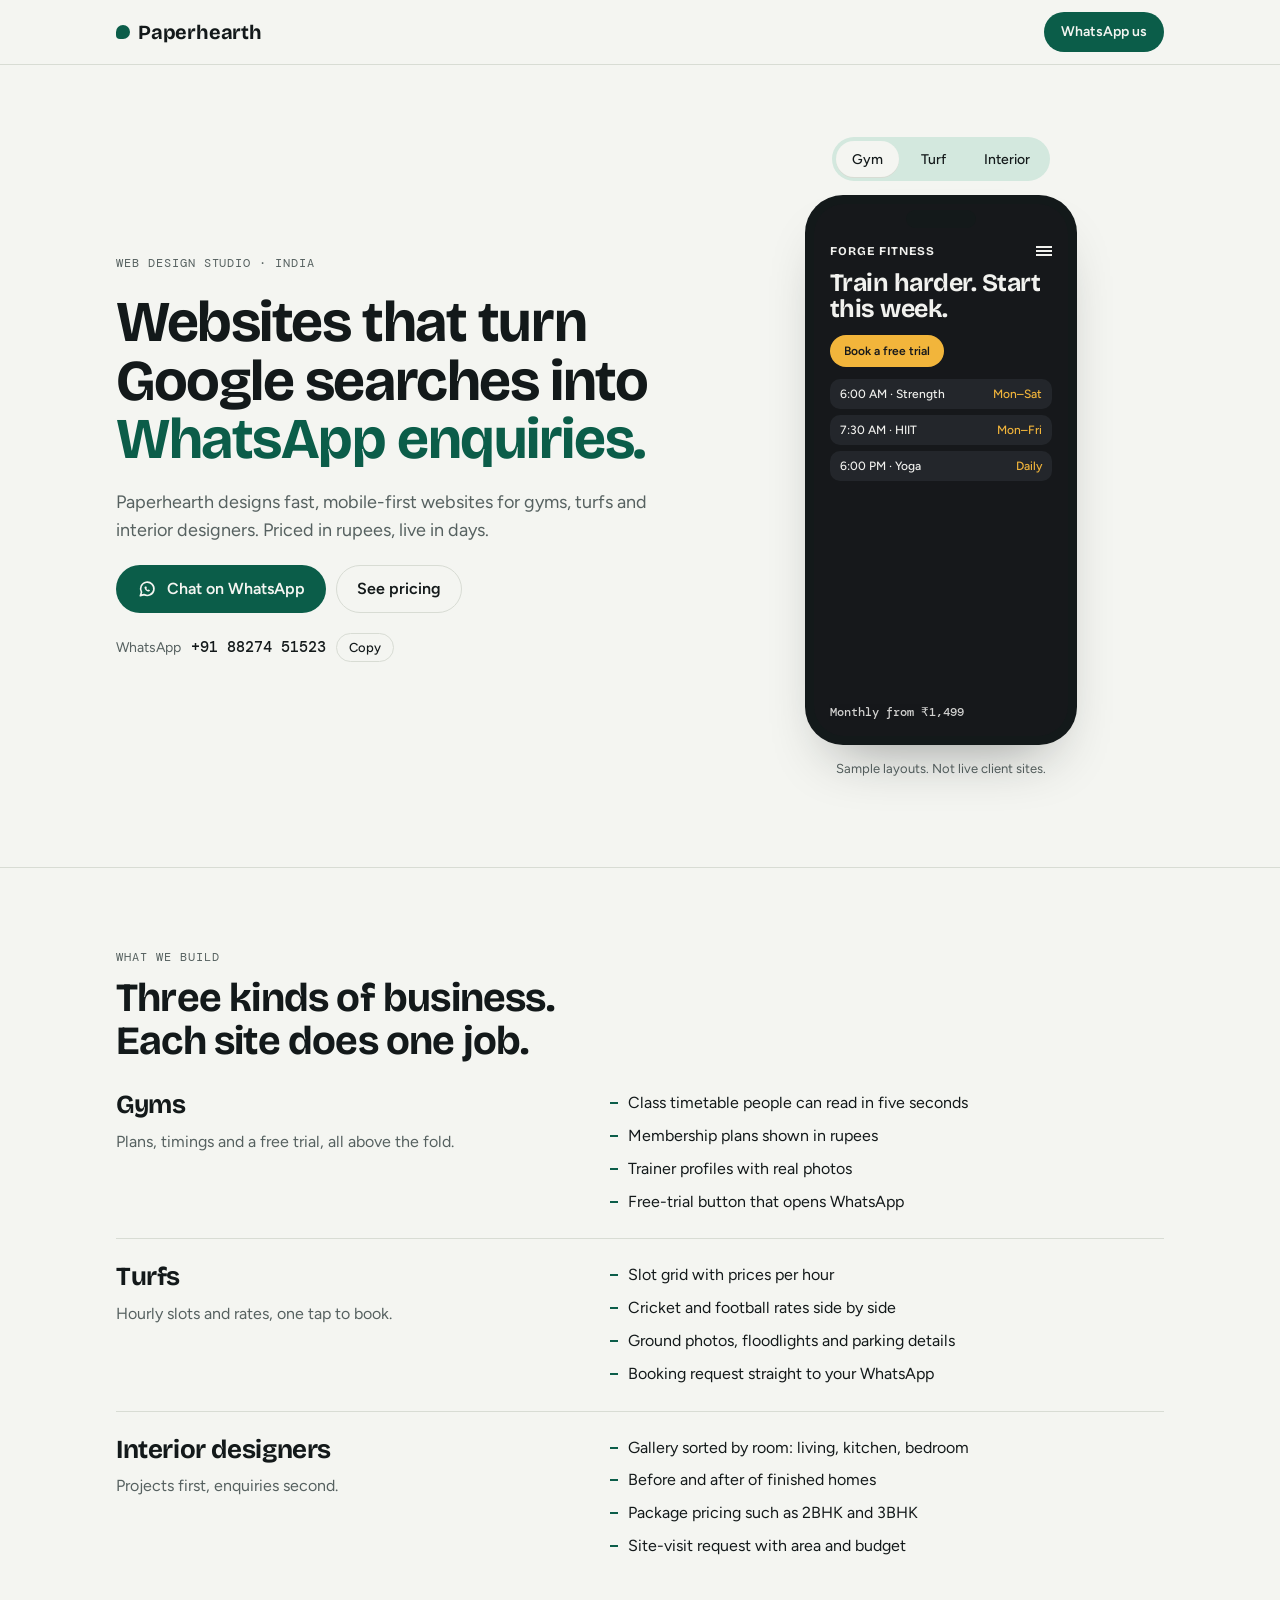
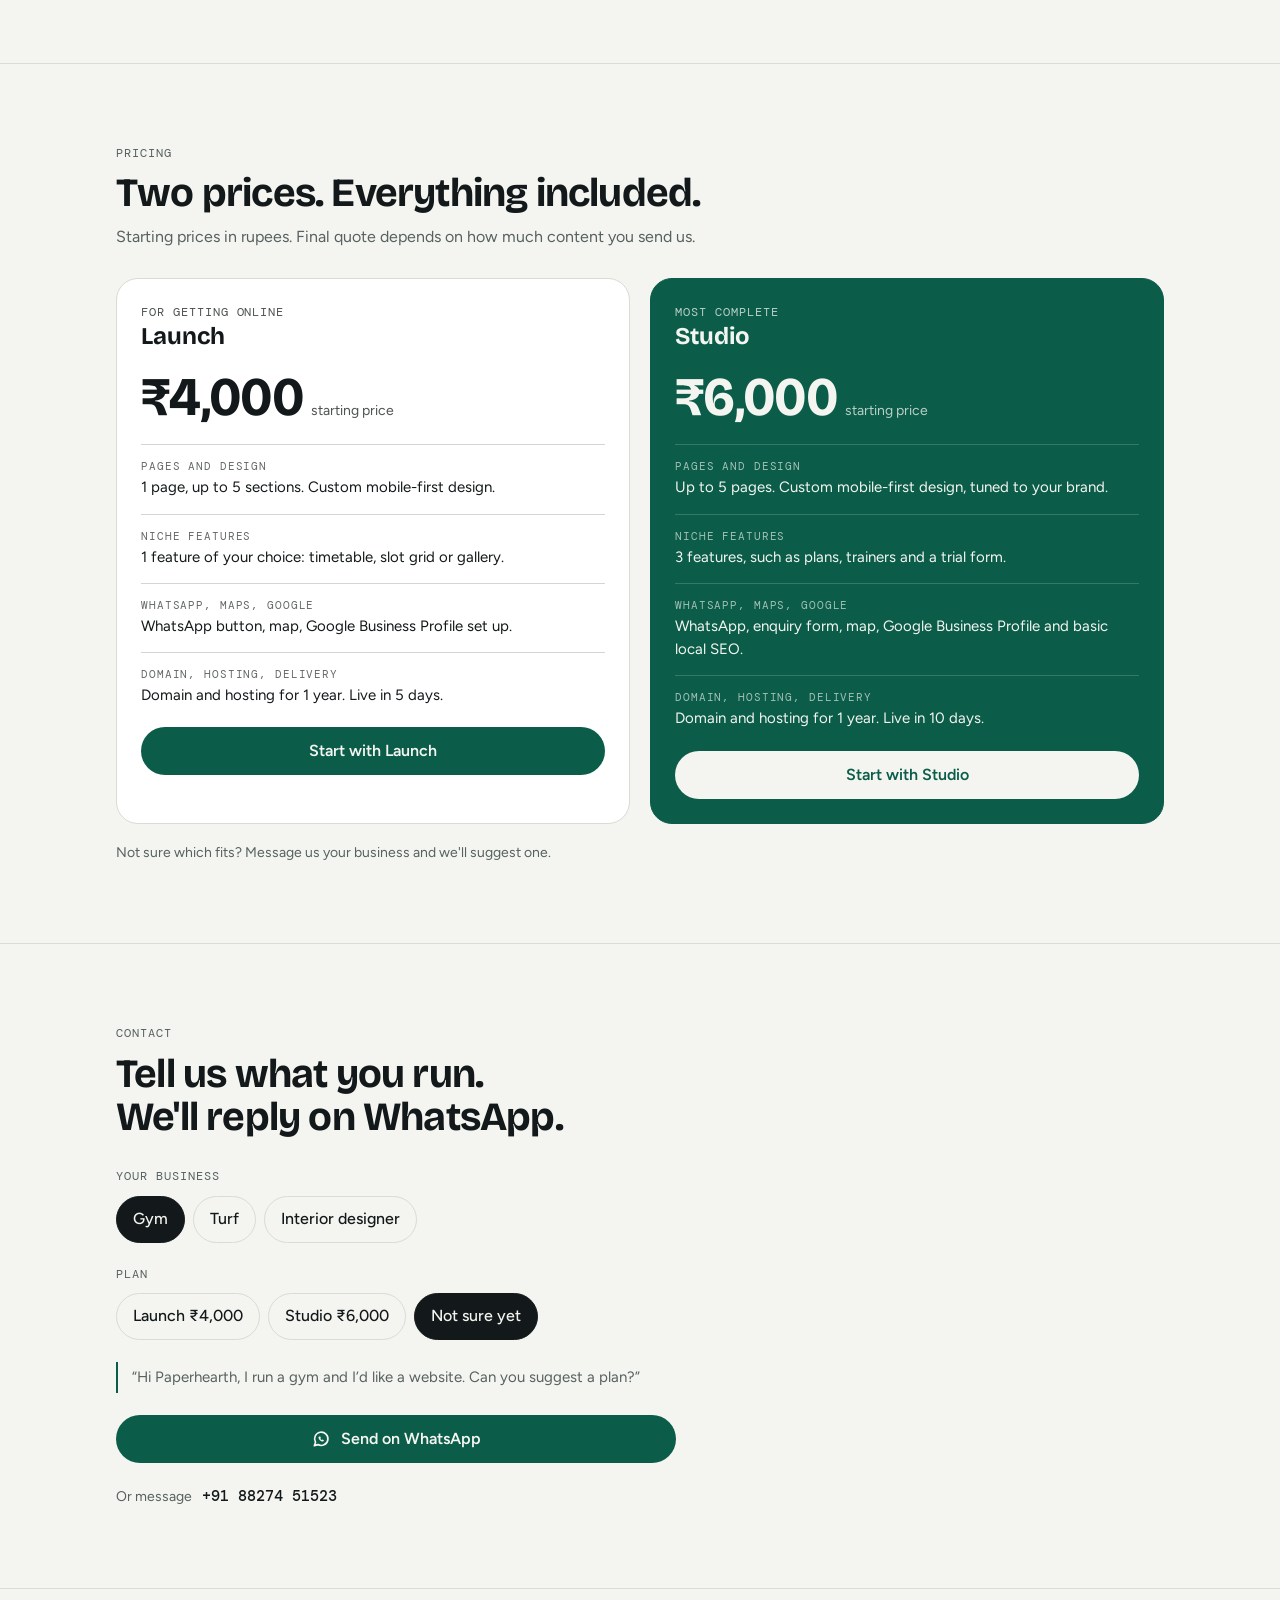
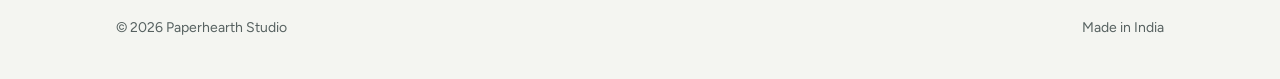
<file: Paperhearth Studio.html>
<!doctype html><html><head><meta charset=utf8><meta name=viewport content="width=device-width,initial-scale=1,viewport-fit=cover"><style>:root{color-scheme:light;box-sizing:border-box;padding-top:env(safe-area-inset-top,0px);padding-bottom:env(safe-area-inset-bottom,0px)}html{scroll-padding-top:env(safe-area-inset-top,0px)}body{margin:0;padding:0;font:14px -apple-system,BlinkMacSystemFont,sans-serif;background:#fff;color:#000}img{max-width:100%}[hidden]:not([hidden=until-found i]){display:none!important}</style></head><body>
<title>Paperhearth Studio</title>
<meta name="claude:viewport-fit-sides" content="cover">
<link rel="stylesheet" href="https://fonts.googleapis.com/css2?family=Bricolage+Grotesque:wght@600;700&family=Figtree:wght@400;500;600&family=DM+Mono:wght@400;500&display=swap">
<style>
/* Layout concept: one phone-width column; hero with a live sample phone, three niche rows, two price cards, a WhatsApp message builder. Desktop widens to two columns. */
:root{
  --paper:#F4F5F1; --ink:#13191A; --mute:#566160; --line:#D8DCD4; --surface:#FFFFFF;
  --accent:#0B5D49; --on-accent:#F4F5F1; --glow:#D3E8DE;
  --f-display:'Bricolage Grotesque','Segoe UI',system-ui,sans-serif;
  --f-body:'Figtree','Segoe UI',system-ui,sans-serif;
  --f-mono:'DM Mono',ui-monospace,Menlo,monospace;
  /* sample client sites inside the phone keep their own colours in both themes */
  --g-bg:#16181B; --g-fg:#F1F1EE; --g-ac:#F2B53B;
  --t-bg:#0F3D2E; --t-fg:#EAF3EC; --t-ac:#C6EE6B;
  --i-bg:#EDE6DC; --i-fg:#2B2622; --i-ac:#8A5A3C;
}
@media (prefers-color-scheme: dark){
  :root:not([data-theme="light"]){
    --paper:#0E1312; --ink:#EAEFEA; --mute:#9AA6A3; --line:#26302E; --surface:#151C1B;
    --accent:#59D1A6; --on-accent:#0E1312; --glow:#173A31; color-scheme:dark;
  }
}
:root[data-theme="dark"]{
  --paper:#0E1312; --ink:#EAEFEA; --mute:#9AA6A3; --line:#26302E; --surface:#151C1B;
  --accent:#59D1A6; --on-accent:#0E1312; --glow:#173A31; color-scheme:dark;
}
*{box-sizing:border-box}
html{scroll-behavior:smooth}
body{
  background:var(--paper); color:var(--ink); font-family:var(--f-body); font-size:16px; line-height:1.55;
  -webkit-text-size-adjust:100%;
}
body::before{content:"";position:fixed;inset:0 0 auto;height:env(safe-area-inset-top,0px);background:var(--paper);z-index:30}
h1,h2,h3,p,ul,dl,dd{margin:0}
ul{padding:0;list-style:none}
a{color:inherit}
:focus-visible{outline:2px solid var(--accent);outline-offset:3px;border-radius:6px}
.wrap{
  width:100%;max-width:1080px;margin-inline:auto;
  padding-left:max(16px,env(safe-area-inset-left,0px));
  padding-right:max(16px,env(safe-area-inset-right,0px));
}
.mono{font-family:var(--f-mono);font-size:12px;letter-spacing:.08em;text-transform:uppercase;color:var(--mute)}

/* header */
header{position:sticky;top:env(safe-area-inset-top,0px);z-index:20;background:var(--paper);border-bottom:1px solid var(--line)}
.bar{display:flex;align-items:center;justify-content:space-between;gap:12px;padding-block:12px}
.brand{font-family:var(--f-display);font-weight:700;font-size:20px;letter-spacing:-.01em;text-decoration:none;display:flex;align-items:center;gap:8px}
.brand i{width:14px;height:14px;border-radius:50% 50% 50% 4px;background:var(--accent);display:block}

/* buttons */
.btn{
  display:inline-flex;align-items:center;justify-content:center;gap:10px;min-height:48px;padding:12px 20px;
  border-radius:999px;border:1.5px solid transparent;font:600 16px/1 var(--f-body);text-decoration:none;cursor:pointer;
  transition:transform .15s ease,background-color .15s ease;
}
.btn:active{transform:scale(.98)}
.btn-primary{background:var(--accent);color:var(--on-accent)}
.btn-primary:hover{filter:brightness(1.08)}
.btn-ghost{border-color:var(--line);color:var(--ink);background:transparent}
.btn-ghost:hover{border-color:var(--ink)}
.btn-sm{min-height:40px;padding:9px 16px;font-size:14px}
.btn svg{width:20px;height:20px;flex:none}

/* hero */
.hero{display:grid;gap:36px;padding-block:36px 56px}
.hero-copy{display:grid;gap:20px;align-content:start;min-width:0}
h1{font-family:var(--f-display);font-weight:700;font-size:clamp(2.1rem,9vw,3.6rem);line-height:1.02;letter-spacing:-.025em;text-wrap:balance}
h1 em{font-style:normal;color:var(--accent)}
.lede{color:var(--mute);font-size:18px;max-width:52ch}
.cta-row{display:grid;gap:10px}
.number{display:flex;align-items:center;gap:10px;flex-wrap:wrap;color:var(--mute);font-size:14px}
.number b{font-family:var(--f-mono);font-weight:500;color:var(--ink);font-size:15px;user-select:all}
.copy{font:500 13px var(--f-body);border:1px solid var(--line);background:transparent;color:var(--ink);padding:6px 12px;border-radius:999px;cursor:pointer}
.copy:hover{border-color:var(--ink)}

/* phone */
.stage{display:grid;justify-items:center;gap:14px;min-width:0}
.tabs{display:flex;gap:6px;background:var(--glow);padding:4px;border-radius:999px}
.tab{border:0;background:transparent;color:var(--ink);font:500 14px var(--f-body);padding:8px 16px;border-radius:999px;cursor:pointer;min-height:36px}
.tab[aria-selected="true"]{background:var(--paper);box-shadow:0 1px 0 var(--line)}
.phone{
  width:min(100%,272px);aspect-ratio:9/18.2;border-radius:38px;padding:9px;background:var(--ink);position:relative;
  box-shadow:0 30px 60px -30px color-mix(in srgb,var(--ink) 45%,transparent);
}
.phone::after{content:"";position:absolute;top:15px;left:50%;width:70px;height:18px;margin-left:-35px;border-radius:12px;background:var(--ink);z-index:3}
.screen{position:relative;width:100%;height:100%;border-radius:30px;overflow:hidden}
.site{position:absolute;inset:0;padding:40px 16px 16px;display:flex;flex-direction:column;gap:12px;opacity:0;visibility:hidden;transition:opacity .45s ease,visibility .45s}
.site.on{opacity:1;visibility:visible}
.site .nav{display:flex;justify-content:space-between;align-items:center;font:700 12px var(--f-display);letter-spacing:.08em}
.site .burger{width:16px;height:10px;border-top:2px solid currentColor;border-bottom:2px solid currentColor;position:relative}
.site .burger::after{content:"";position:absolute;left:0;right:0;top:2px;border-top:2px solid currentColor}
.site h3{font:700 25px/1.05 var(--f-display);letter-spacing:-.02em}
.site .mini-btn{align-self:flex-start;padding:9px 14px;border-radius:999px;font:600 12px var(--f-body)}
.rows{display:grid;gap:6px;font:500 12px var(--f-body)}
.rows div{display:flex;justify-content:space-between;padding:8px 10px;border-radius:10px}
.s-gym{background:var(--g-bg);color:var(--g-fg)}
.s-gym .mini-btn{background:var(--g-ac);color:var(--g-bg)}
.s-gym .rows div{background:#23262B}
.s-gym .rows span:last-child{color:var(--g-ac)}
.s-turf{background:var(--t-bg);color:var(--t-fg)}
.s-turf .mini-btn{background:var(--t-ac);color:var(--t-bg)}
.slots{display:grid;grid-template-columns:1fr 1fr;gap:6px;font:500 12px var(--f-body)}
.slots div{padding:9px 10px;border-radius:10px;background:#18503D;display:grid;gap:2px}
.slots div b{font-family:var(--f-mono);font-weight:500;color:var(--t-ac)}
.slots .full{opacity:.45}
.slots .full b{color:var(--t-fg);text-decoration:line-through}
.s-int{background:var(--i-bg);color:var(--i-fg)}
.s-int .mini-btn{background:var(--i-fg);color:var(--i-bg)}
.gal{display:grid;grid-template-columns:1.3fr 1fr;grid-template-rows:62px 62px;gap:6px}
.gal div{border-radius:10px;display:flex;align-items:flex-end;padding:7px;font:600 11px var(--f-body);color:#fff}
.gal .a{grid-row:span 2;background:linear-gradient(160deg,#B58A68,#6E4A33)}
.gal .b{background:linear-gradient(160deg,#8E9A8B,#55645A)}
.gal .c{background:linear-gradient(160deg,#C9B8A0,#8C7557)}
.site .price{font:500 12px var(--f-mono);margin-top:auto;opacity:.85}
.caption{font-size:13px;color:var(--mute);text-align:center}

/* sections */
section{padding-block:56px;border-top:1px solid var(--line)}
.sec-head{display:grid;gap:10px;margin-bottom:28px;max-width:60ch}
h2{font-family:var(--f-display);font-weight:700;font-size:clamp(1.7rem,6.4vw,2.5rem);line-height:1.08;letter-spacing:-.02em;text-wrap:balance}
.sec-head p{color:var(--mute)}

.niche{display:grid;gap:14px;padding-block:24px;border-top:1px solid var(--line)}
.niche:first-of-type{border-top:0;padding-top:0}
.niche h3{font:700 26px/1.1 var(--f-display);letter-spacing:-.015em}
.niche .tag{color:var(--mute);max-width:44ch}
.niche ul{display:grid;gap:8px}
.niche li{display:flex;gap:10px;align-items:baseline}
.niche li::before{content:"";width:8px;height:2px;background:var(--accent);flex:none;transform:translateY(-4px)}

/* pricing */
.plans{display:grid;gap:16px}
.plan{border:1px solid var(--line);border-radius:22px;padding:24px;display:grid;gap:20px;background:var(--surface);align-content:start;min-width:0}
.plan.hot{background:var(--accent);color:var(--on-accent);border-color:var(--accent)}
.plan .mono{color:inherit;opacity:.75}
.plan h3{font:700 24px var(--f-display)}
.amt{display:flex;align-items:baseline;gap:8px;flex-wrap:wrap}
.amt strong{font:700 clamp(2.6rem,11vw,3.4rem)/1 var(--f-display);letter-spacing:-.03em;font-variant-numeric:tabular-nums}
.amt span{font-size:14px;opacity:.75}
.inc{display:grid;gap:14px;margin:0}
.inc div{display:grid;gap:3px;padding-top:14px;border-top:1px solid color-mix(in srgb,currentColor 18%,transparent)}
.inc dt{font:400 11px var(--f-mono);letter-spacing:.08em;text-transform:uppercase;opacity:.65}
.inc dd{font-size:15px}
.plan .btn-primary{background:var(--accent);color:var(--on-accent)}
.plan.hot .btn{background:var(--on-accent);color:var(--accent)}
.fine{margin-top:18px;color:var(--mute);font-size:14px}

/* contact */
.builder{display:grid;gap:22px;max-width:560px}
fieldset{border:0;margin:0;padding:0;display:grid;gap:10px;min-width:0}
legend{padding:0;margin-bottom:10px}
.chips{display:flex;flex-wrap:wrap;gap:8px}
.chips input{position:absolute;opacity:0;pointer-events:none}
.chips label{padding:10px 16px;border:1.5px solid var(--line);border-radius:999px;cursor:pointer;font-weight:500;min-height:44px;display:inline-flex;align-items:center}
.chips input:checked + label{background:var(--ink);color:var(--paper);border-color:var(--ink)}
.chips input:focus-visible + label{outline:2px solid var(--accent);outline-offset:3px}
.preview{border-left:2px solid var(--accent);padding:4px 0 4px 14px;color:var(--mute);font-size:15px}

footer{border-top:1px solid var(--line);padding-block:28px 40px;color:var(--mute);font-size:14px}
footer .wrap{display:flex;justify-content:space-between;gap:12px;flex-wrap:wrap}

/* sticky mobile CTA */
.dock{
  position:fixed;left:0;right:0;bottom:0;z-index:25;background:var(--paper);border-top:1px solid var(--line);
  padding:10px max(16px,env(safe-area-inset-right,0px)) calc(10px + env(safe-area-inset-bottom,0px)) max(16px,env(safe-area-inset-left,0px));
  transition:transform .3s ease;
}
.dock.away{transform:translateY(110%)}
.dock .btn{width:100%}
body{padding-bottom:76px}

@media (min-width:860px){
  body{padding-bottom:0}
  .dock{display:none}
  .hero{grid-template-columns:1.1fr .9fr;align-items:center;gap:56px;padding-block:72px 88px}
  .cta-row{grid-template-columns:auto auto;justify-content:start}
  .plans{grid-template-columns:1fr 1fr;gap:20px}
  .niche{grid-template-columns:.9fr 1.1fr;gap:40px;align-items:start}
  .niche .head{display:grid;gap:10px}
  section{padding-block:80px}
}
@media (prefers-reduced-motion:reduce){
  html{scroll-behavior:auto}
  .site,.dock,.btn{transition:none}
}
</style>

<header>
  <div class="wrap bar">
    <a class="brand" href="#top" aria-label="Paperhearth home"><i></i>Paperhearth</a>
    <a class="btn btn-primary btn-sm" href="https://wa.me/918827451523?text=Hi%20Paperhearth%2C%20I%27d%20like%20a%20website." target="_blank" rel="noopener">WhatsApp us</a>
  </div>
</header>

<main id="top">
  <div class="wrap hero">
    <div class="hero-copy">
      <p class="mono">Web design studio · India</p>
      <h1>Websites that turn Google searches into <em>WhatsApp enquiries.</em></h1>
      <p class="lede">Paperhearth designs fast, mobile-first websites for gyms, turfs and interior designers. Priced in rupees, live in days.</p>
      <div class="cta-row">
        <a class="btn btn-primary" href="https://wa.me/918827451523?text=Hi%20Paperhearth%2C%20I%27d%20like%20a%20website." target="_blank" rel="noopener">
          <svg viewBox="0 0 24 24" fill="none" stroke="currentColor" stroke-width="2" stroke-linecap="round" stroke-linejoin="round" aria-hidden="true"><path d="M4 20l1.4-4.2A8 8 0 1 1 8.3 18.7L4 20z"/><path d="M9 9.5c0 3 2.5 5.5 5.5 5.5l1.2-1.4-2-1-.8.7a3.6 3.6 0 0 1-1.7-1.7l.7-.8-1-2L9 9.5z" fill="currentColor" stroke="none"/></svg>
          Chat on WhatsApp
        </a>
        <a class="btn btn-ghost" href="#pricing">See pricing</a>
      </div>
      <p class="number">WhatsApp <b id="num">+91 88274 51523</b> <button class="copy" id="copyBtn" type="button">Copy</button></p>
    </div>

    <div class="stage">
      <div class="tabs" role="tablist" aria-label="Sample websites">
        <button class="tab" role="tab" id="tab-gym" aria-selected="true" aria-controls="s-gym" type="button">Gym</button>
        <button class="tab" role="tab" id="tab-turf" aria-selected="false" aria-controls="s-turf" type="button">Turf</button>
        <button class="tab" role="tab" id="tab-int" aria-selected="false" aria-controls="s-int" type="button">Interior</button>
      </div>
      <div class="phone" aria-label="Sample website on a phone">
        <div class="screen">
          <div class="site s-gym on" id="s-gym" role="tabpanel" aria-labelledby="tab-gym">
            <div class="nav"><span>FORGE FITNESS</span><span class="burger"></span></div>
            <h3>Train harder. Start this week.</h3>
            <span class="mini-btn">Book a free trial</span>
            <div class="rows">
              <div><span>6:00 AM · Strength</span><span>Mon–Sat</span></div>
              <div><span>7:30 AM · HIIT</span><span>Mon–Fri</span></div>
              <div><span>6:00 PM · Yoga</span><span>Daily</span></div>
            </div>
            <p class="price">Monthly from ₹1,499</p>
          </div>
          <div class="site s-turf" id="s-turf" role="tabpanel" aria-labelledby="tab-turf">
            <div class="nav"><span>KICK-OFF TURF</span><span class="burger"></span></div>
            <h3>Book your hour on the pitch.</h3>
            <span class="mini-btn">Book on WhatsApp</span>
            <div class="slots">
              <div>6 PM <b>₹1,200</b></div>
              <div>7 PM <b>₹1,200</b></div>
              <div class="full">8 PM <b>Booked</b></div>
              <div>9 PM <b>₹1,500</b></div>
            </div>
            <p class="price">Cricket · Football · Floodlit</p>
          </div>
          <div class="site s-int" id="s-int" role="tabpanel" aria-labelledby="tab-int">
            <div class="nav"><span>ARC &amp; OAK</span><span class="burger"></span></div>
            <h3>Rooms that fit how you live.</h3>
            <div class="gal"><div class="a">Living</div><div class="b">Kitchen</div><div class="c">Bedroom</div></div>
            <span class="mini-btn">Book a site visit</span>
            <p class="price">3BHK packages from ₹6.5L</p>
          </div>
        </div>
      </div>
      <p class="caption">Sample layouts. Not live client sites.</p>
    </div>
  </div>

  <section id="work">
    <div class="wrap">
      <div class="sec-head">
        <p class="mono">What we build</p>
        <h2>Three kinds of business. Each site does one job.</h2>
      </div>
      <div>
        <article class="niche">
          <div class="head"><h3>Gyms</h3><p class="tag">Plans, timings and a free trial, all above the fold.</p></div>
          <ul>
            <li>Class timetable people can read in five seconds</li>
            <li>Membership plans shown in rupees</li>
            <li>Trainer profiles with real photos</li>
            <li>Free-trial button that opens WhatsApp</li>
          </ul>
        </article>
        <article class="niche">
          <div class="head"><h3>Turfs</h3><p class="tag">Hourly slots and rates, one tap to book.</p></div>
          <ul>
            <li>Slot grid with prices per hour</li>
            <li>Cricket and football rates side by side</li>
            <li>Ground photos, floodlights and parking details</li>
            <li>Booking request straight to your WhatsApp</li>
          </ul>
        </article>
        <article class="niche">
          <div class="head"><h3>Interior designers</h3><p class="tag">Projects first, enquiries second.</p></div>
          <ul>
            <li>Gallery sorted by room: living, kitchen, bedroom</li>
            <li>Before and after of finished homes</li>
            <li>Package pricing such as 2BHK and 3BHK</li>
            <li>Site-visit request with area and budget</li>
          </ul>
        </article>
      </div>
    </div>
  </section>

  <section id="pricing">
    <div class="wrap">
      <div class="sec-head">
        <p class="mono">Pricing</p>
        <h2>Two prices. Everything included.</h2>
        <p>Starting prices in rupees. Final quote depends on how much content you send us.</p>
      </div>
      <div class="plans">
        <article class="plan">
          <div><p class="mono">For getting online</p><h3>Launch</h3></div>
          <div class="amt"><strong>₹4,000</strong><span>starting price</span></div>
          <dl class="inc">
            <div><dt>Pages and design</dt><dd>1 page, up to 5 sections. Custom mobile-first design.</dd></div>
            <div><dt>Niche features</dt><dd>1 feature of your choice: timetable, slot grid or gallery.</dd></div>
            <div><dt>WhatsApp, maps, Google</dt><dd>WhatsApp button, map, Google Business Profile set up.</dd></div>
            <div><dt>Domain, hosting, delivery</dt><dd>Domain and hosting for 1 year. Live in 5 days.</dd></div>
          </dl>
          <a class="btn btn-primary" href="https://wa.me/918827451523?text=Hi%20Paperhearth%2C%20I%27m%20interested%20in%20the%20Launch%20plan%20(%E2%82%B94%2C000)." target="_blank" rel="noopener">Start with Launch</a>
        </article>
        <article class="plan hot">
          <div><p class="mono">Most complete</p><h3>Studio</h3></div>
          <div class="amt"><strong>₹6,000</strong><span>starting price</span></div>
          <dl class="inc">
            <div><dt>Pages and design</dt><dd>Up to 5 pages. Custom mobile-first design, tuned to your brand.</dd></div>
            <div><dt>Niche features</dt><dd>3 features, such as plans, trainers and a trial form.</dd></div>
            <div><dt>WhatsApp, maps, Google</dt><dd>WhatsApp, enquiry form, map, Google Business Profile and basic local SEO.</dd></div>
            <div><dt>Domain, hosting, delivery</dt><dd>Domain and hosting for 1 year. Live in 10 days.</dd></div>
          </dl>
          <a class="btn" href="https://wa.me/918827451523?text=Hi%20Paperhearth%2C%20I%27m%20interested%20in%20the%20Studio%20plan%20(%E2%82%B96%2C000)." target="_blank" rel="noopener">Start with Studio</a>
        </article>
      </div>
      <p class="fine">Not sure which fits? Message us your business and we'll suggest one.</p>
    </div>
  </section>

  <section id="contact">
    <div class="wrap">
      <div class="sec-head">
        <p class="mono">Contact</p>
        <h2>Tell us what you run. We'll reply on WhatsApp.</h2>
      </div>
      <div class="builder">
        <fieldset>
          <legend class="mono">Your business</legend>
          <div class="chips">
            <input type="radio" name="niche" id="n-gym" value="gym" checked><label for="n-gym">Gym</label>
            <input type="radio" name="niche" id="n-turf" value="turf"><label for="n-turf">Turf</label>
            <input type="radio" name="niche" id="n-int" value="interior design business"><label for="n-int">Interior designer</label>
          </div>
        </fieldset>
        <fieldset>
          <legend class="mono">Plan</legend>
          <div class="chips">
            <input type="radio" name="plan" id="p-launch" value="Launch (₹4,000)"><label for="p-launch">Launch ₹4,000</label>
            <input type="radio" name="plan" id="p-studio" value="Studio (₹6,000)"><label for="p-studio">Studio ₹6,000</label>
            <input type="radio" name="plan" id="p-unsure" value="" checked><label for="p-unsure">Not sure yet</label>
          </div>
        </fieldset>
        <p class="preview" id="preview"></p>
        <a class="btn btn-primary" id="send" href="#" target="_blank" rel="noopener">
          <svg viewBox="0 0 24 24" fill="none" stroke="currentColor" stroke-width="2" stroke-linecap="round" stroke-linejoin="round" aria-hidden="true"><path d="M4 20l1.4-4.2A8 8 0 1 1 8.3 18.7L4 20z"/><path d="M9 9.5c0 3 2.5 5.5 5.5 5.5l1.2-1.4-2-1-.8.7a3.6 3.6 0 0 1-1.7-1.7l.7-.8-1-2L9 9.5z" fill="currentColor" stroke="none"/></svg>
          Send on WhatsApp
        </a>
        <p class="number">Or message <b id="num2">+91 88274 51523</b></p>
      </div>
    </div>
  </section>
</main>

<footer>
  <div class="wrap"><span>© 2026 Paperhearth Studio</span><span>Made in India</span></div>
</footer>

<div class="dock" id="dock">
  <a class="btn btn-primary" href="https://wa.me/918827451523?text=Hi%20Paperhearth%2C%20I%27d%20like%20a%20website." target="_blank" rel="noopener">Chat on WhatsApp</a>
</div>

<script>
(function(){
  var NUM = '918827451523';

  /* sample phone tabs */
  var ids = ['gym','turf','int'];
  var tabs = ids.map(function(k){return document.getElementById('tab-'+k)});
  var sites = ids.map(function(k){return document.getElementById('s-'+k)});
  var cur = 0, timer = null;
  function show(i){
    cur = i;
    tabs.forEach(function(t,n){t.setAttribute('aria-selected', n===i ? 'true':'false')});
    sites.forEach(function(s,n){s.classList.toggle('on', n===i)});
  }
  tabs.forEach(function(t,n){
    t.addEventListener('click', function(){ stop(); show(n); });
  });
  function stop(){ if(timer){ clearInterval(timer); timer=null; } }
  var reduce = window.matchMedia && window.matchMedia('(prefers-reduced-motion: reduce)').matches;
  if(!reduce){ timer = setInterval(function(){ show((cur+1)%3); }, 4500); }

  /* copy number */
  var btn = document.getElementById('copyBtn');
  btn.addEventListener('click', function(){
    var text = '+91 88274 51523';
    function fallback(){
      var r = document.createRange(); r.selectNodeContents(document.getElementById('num'));
      var s = window.getSelection(); s.removeAllRanges(); s.addRange(r);
      btn.textContent = 'Selected';
    }
    try{
      navigator.clipboard.writeText(text).then(function(){ btn.textContent = 'Copied'; }, fallback);
    }catch(e){ fallback(); }
    setTimeout(function(){ btn.textContent = 'Copy'; }, 2000);
  });

  /* message builder */
  var send = document.getElementById('send'), preview = document.getElementById('preview');
  function val(name){ var el = document.querySelector('input[name="'+name+'"]:checked'); return el ? el.value : ''; }
  function build(){
    var niche = val('niche'), plan = val('plan');
    var msg = 'Hi Paperhearth, I run a ' + niche + ' and I’d like a website.' + (plan ? ' I’m interested in the ' + plan + ' plan.' : ' Can you suggest a plan?');
    preview.textContent = '“' + msg + '”';
    send.href = 'https://wa.me/' + NUM + '?text=' + encodeURIComponent(msg);
  }
  document.querySelectorAll('.builder input').forEach(function(i){ i.addEventListener('change', build); });
  build();

  /* hide dock when contact is on screen */
  var dock = document.getElementById('dock'), contact = document.getElementById('contact');
  if('IntersectionObserver' in window){
    new IntersectionObserver(function(e){ dock.classList.toggle('away', e[0].isIntersecting); }, {threshold:.25}).observe(contact);
  }
})();
</script>

</body></html>
</file>
